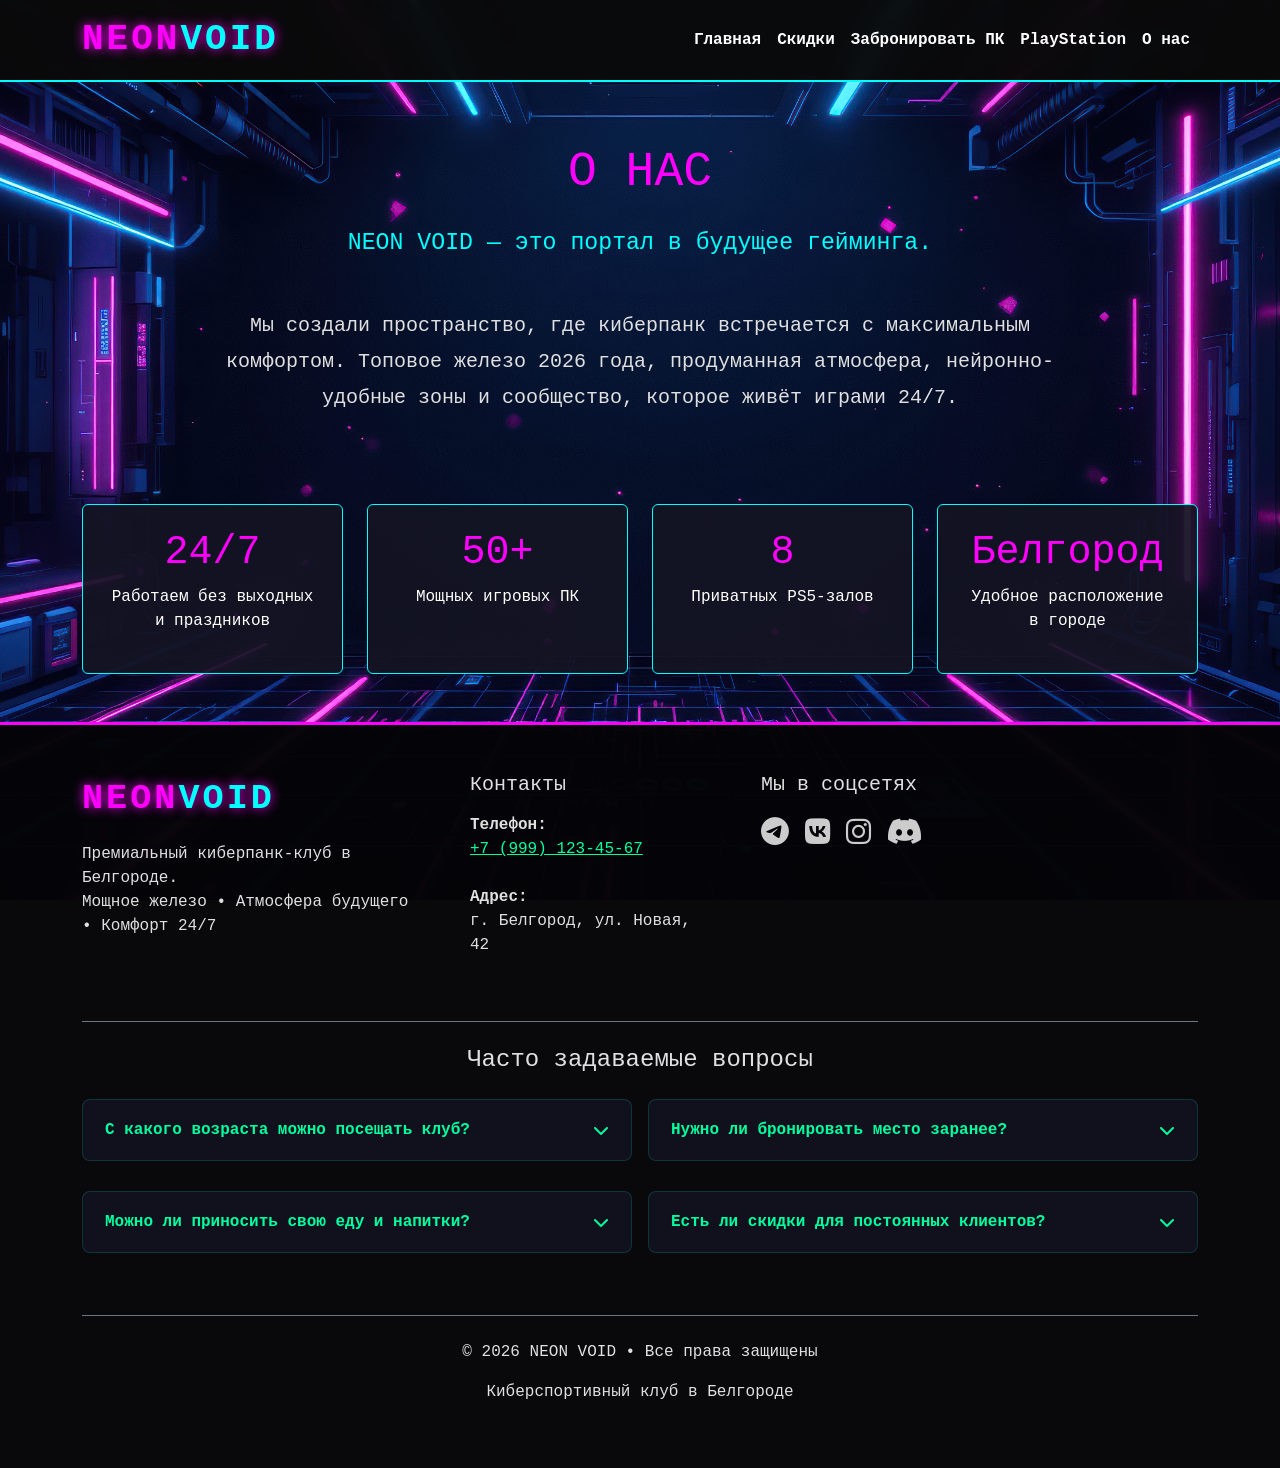
<file: about.html>
<!DOCTYPE html>
<html lang="ru">
<head>
    <meta charset="UTF-8">
    <meta name="viewport" content="width=device-width, initial-scale=1.0">
    <title>NEON VOID | О нас</title>
    
    <!-- Bootstrap 5 -->
    <link href="https://cdn.jsdelivr.net/npm/bootstrap@5.3.3/dist/css/bootstrap.min.css" rel="stylesheet">
    <!-- Font Awesome -->
    <link rel="stylesheet" href="https://cdnjs.cloudflare.com/ajax/libs/font-awesome/6.5.0/css/all.min.css">
    <!-- Кастомные стили -->
    <link rel="stylesheet" href="css/style.css">
</head>
<body>

    <!-- Navbar -->
    <nav class="navbar navbar-expand-lg fixed-top">
        <div class="container">
            <a class="navbar-brand logo glitch" href="index.html">
                NEON<span style="color:var(--neon-cyan)">VOID</span>
            </a>
            <button class="navbar-toggler" type="button" data-bs-toggle="collapse" data-bs-target="#navbarNav">
                <span class="navbar-toggler-icon"></span>
            </button>
            <div class="collapse navbar-collapse" id="navbarNav">
                <ul class="navbar-nav ms-auto">
                    <li class="nav-item"><a class="nav-link text-white" href="index.html">Главная</a></li>
                    <li class="nav-item"><a class="nav-link text-white" href="discounts.html">Скидки</a></li>
                    <li class="nav-item"><a class="nav-link text-white" href="book-pc.html">Забронировать ПК</a></li>
                    <li class="nav-item"><a class="nav-link text-white" href="book-ps.html">PlayStation</a></li>
                    <li class="nav-item"><a class="nav-link text-white" href="about.html">О нас</a></li>
                </ul>
            </div>
        </div>
    </nav>

    <main class="container pt-5 mt-5">
        <section class="py-5">
            <div class="text-center mb-5">
                <h2 class="display-5 mb-4" style="color: var(--neon-pink);">О НАС</h2>
                <p class="lead" style="color: var(--neon-cyan); font-size: 1.45rem;">
                    NEON VOID — это портал в будущее гейминга.
                </p>
            </div>

            <div class="row justify-content-center">
                <div class="col-lg-9">
                    <p class="text-center fs-5" style="line-height: 1.8;">
                        Мы создали пространство, где киберпанк встречается с максимальным комфортом. 
                        Топовое железо 2026 года, продуманная атмосфера, нейронно-удобные зоны и 
                        сообщество, которое живёт играми 24/7.
                    </p>
                </div>
            </div>

            <!-- Статистика -->
            <div class="row text-center g-4 mt-5">
                <div class="col-md-3 col-6">
                    <div class="card h-100 p-4">
                        <h3 style="font-size:2.5rem; color: var(--neon-pink);">24/7</h3>
                        <p style="color: white;">Работаем без выходных и праздников</p>
                    </div>
                </div>
                <div class="col-md-3 col-6">
                    <div class="card h-100 p-4">
                        <h3 style="font-size:2.5rem; color: var(--neon-pink);">50+</h3>
                        <p style="color: white;">Мощных игровых ПК</p>
                    </div>
                </div>
                <div class="col-md-3 col-6">
                    <div class="card h-100 p-4">
                        <h3 style="font-size:2.5rem; color: var(--neon-pink);">8</h3>
                        <p style="color: white;">Приватных PS5-залов</p>
                    </div>
                </div>
                <div class="col-md-3 col-6">
                    <div class="card h-100 p-4">
                        <h3 style="font-size:2.5rem; color: var(--neon-pink);">Белгород</h3>
                        <p style="color: white;">Удобное расположение в городе</p>
                    </div>
                </div>
            </div>
        </section>
    </main>

    <!-- Footer -->
  <footer class="py-5">
        <div class="container">
            <div class="row g-5">
                <div class="col-lg-4">
                    <div class="logo mb-3" style="font-size: 2.2rem;">NEON<span style="color:var(--neon-cyan)">VOID</span></div>
                    <p>Премиальный киберпанк-клуб в Белгороде.<br>Мощное железо • Атмосфера будущего • Комфорт 24/7</p>
                </div>

                <div class="col-lg-3">
                    <h5 class="text-cyan mb-3">Контакты</h5>
                    <p>
                        <strong>Телефон:</strong><br>
                        <a href="tel:+79991234567" style="color:var(--neon-green);">+7 (999) 123-45-67</a><br><br>
                        <strong>Адрес:</strong><br>
                        г. Белгород, ул. Новая, 42
                    </p>
                </div>

                <div class="col-lg-3">
                    <h5 class="text-cyan mb-3">Мы в соцсетях</h5>
                    <div class="social-links d-flex gap-3 fs-3">
                        <a href="t.me/Du1ashka" target="_blank"><i class="fab fa-telegram"></i></a>
                        <a href="https://vk.com/shirai228" target="_blank"><i class="fab fa-vk"></i></a>
                        <a href="https://rutube.ru/video/f818bc5fd13ed3105246bd0343c0d27c/" target="_blank"><i class="fab fa-instagram"></i></a>
                        <a href="https://discordapp.com/users/835805272823038003" target="_blank"><i class="fab fa-discord"></i></a>
                    </div>
                </div>
            </div>

            <!-- FAQ -->
            <div class="footer-faq mt-5 pt-4 border-top border-secondary">
                <h4 class="text-center mb-4">Часто задаваемые вопросы</h4>
                <div class="row g-3">
                    <div class="col-md-6">
                        <div class="faq-item">
                            <div class="faq-question">
                                С какого возраста можно посещать клуб?
                                <i class="fas fa-chevron-down"></i>
                            </div>
                            <div class="faq-answer">Мы рады видеть людей любого возраста :3</div>
                        </div>
                    </div>
                    <div class="col-md-6">
                        <div class="faq-item">
                            <div class="faq-question">
                                Нужно ли бронировать место заранее?
                                <i class="fas fa-chevron-down"></i>
                            </div>
                            <div class="faq-answer">Да, особенно в выходные и вечернее время.</div>
                        </div>
                    </div>
                    <div class="col-md-6">
                        <div class="faq-item">
                            <div class="faq-question">
                                Можно ли приносить свою еду и напитки?
                                <i class="fas fa-chevron-down"></i>
                            </div>
                            <div class="faq-answer">Можно. У нас также работает небольшая зона с напитками, энергетиками и снэками.</div>
                        </div>
                    </div>
                    <div class="col-md-6">
                        <div class="faq-item">
                            <div class="faq-question">
                                Есть ли скидки для постоянных клиентов?
                                <i class="fas fa-chevron-down"></i>
                            </div>
                            <div class="faq-answer">Да. Действует система лояльности и специальные предложения для регулярных посетителей.</div>
                        </div>
                    </div>
                </div>
            </div>

            <div class="text-center mt-5 pt-4 border-top border-secondary">
                <p>&copy; 2026 NEON VOID • Все права защищены</p>
                <p>Киберспортивный клуб в Белгороде</p>
            </div>
        </div>
    </footer>

    <!-- Bootstrap JS -->
    <script src="https://cdn.jsdelivr.net/npm/bootstrap@5.3.3/dist/js/bootstrap.bundle.min.js"></script>

    <!-- FAQ Script -->
    <script>
        document.querySelectorAll('.faq-question').forEach(question => {
            question.addEventListener('click', () => {
                const answer = question.nextElementSibling;
                const faqItem = question.parentElement;
                const isOpen = question.classList.contains('active');

                document.querySelectorAll('.faq-question').forEach(q => {
                    q.classList.remove('active');
                    q.parentElement.classList.remove('active');
                    q.nextElementSibling.classList.remove('show');
                });

                if (!isOpen) {
                    question.classList.add('active');
                    faqItem.classList.add('active');
                    answer.classList.add('show');
                }
            });
        });
    </script>
</body>
</html>
</file>
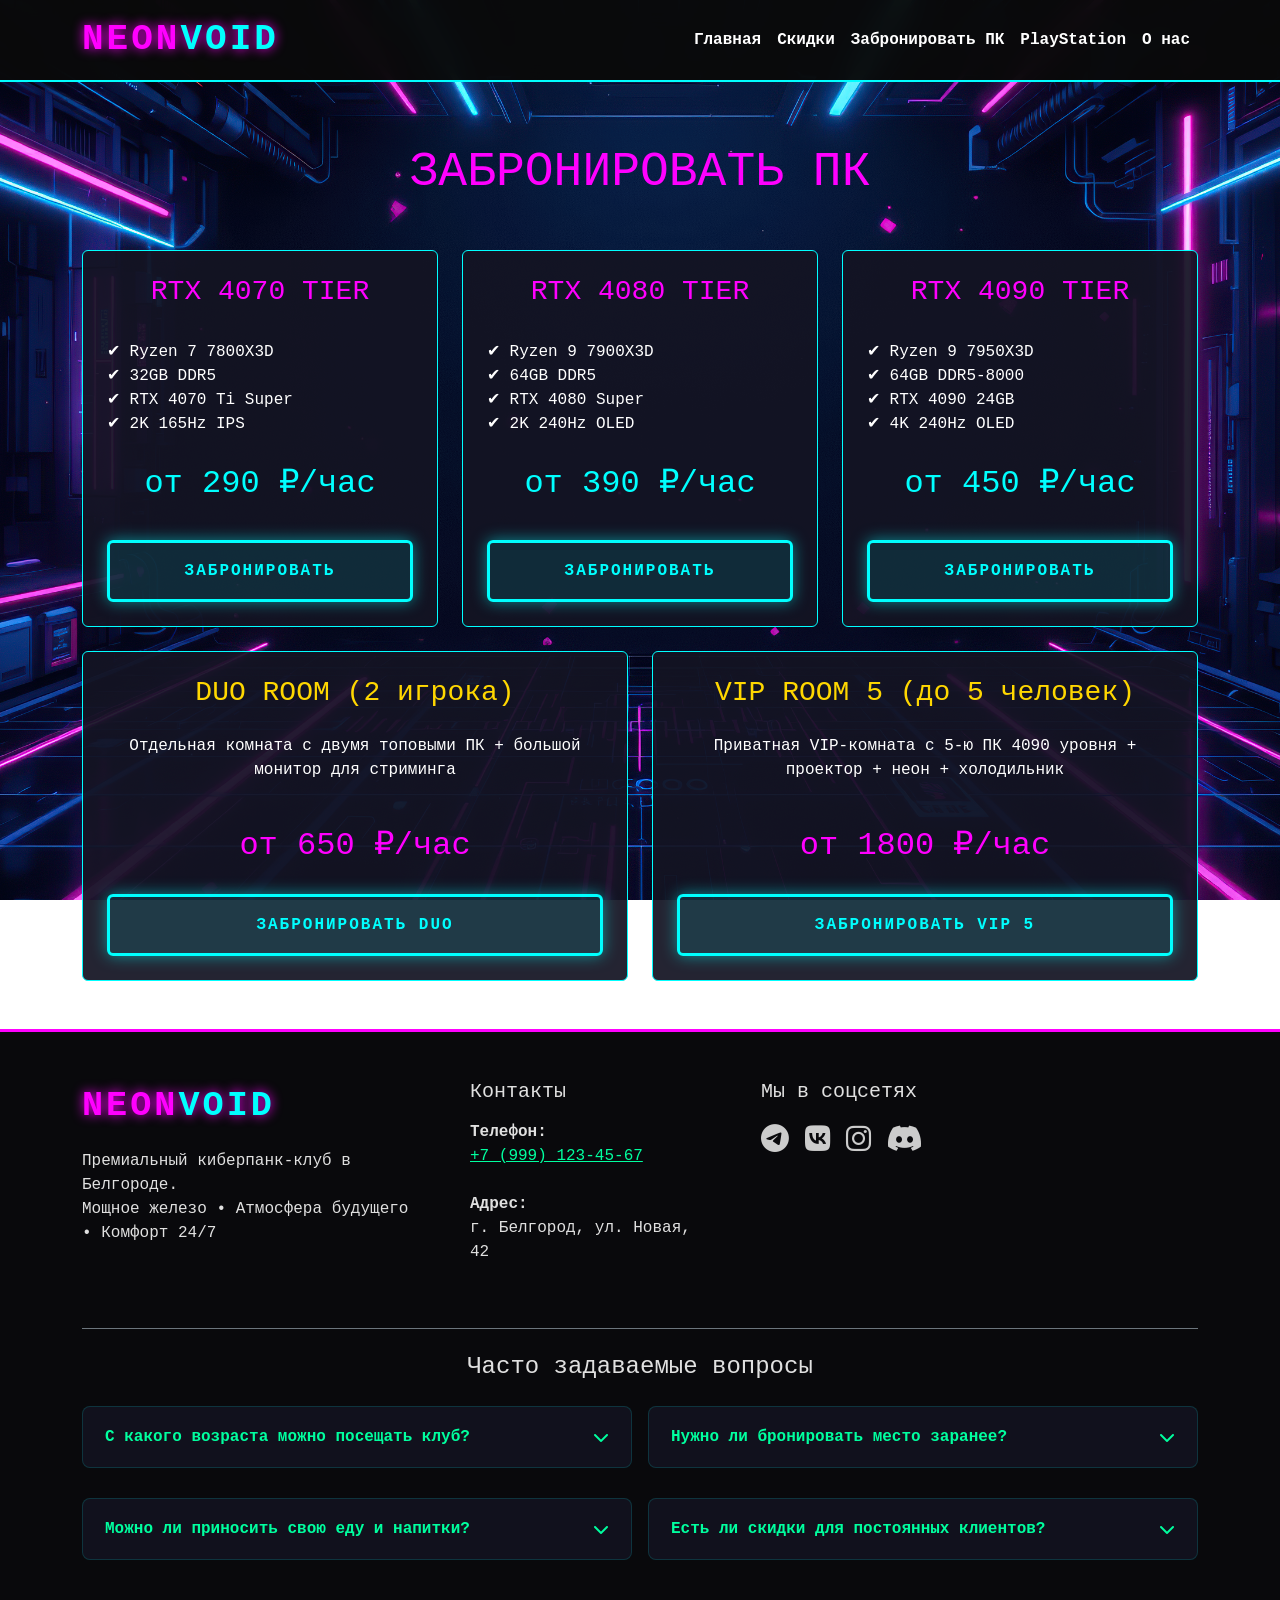
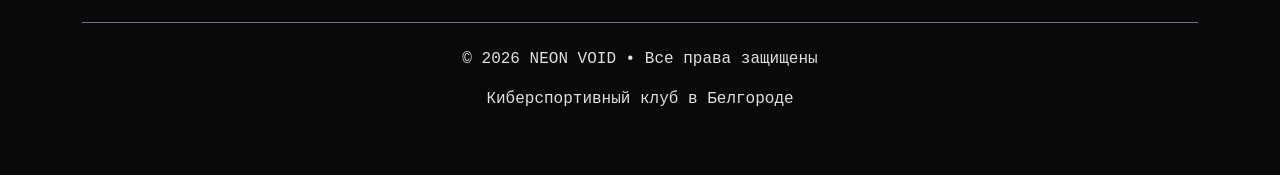
<file: book-pc.html>
<!DOCTYPE html>
<html lang="ru">
<head>
    <meta charset="UTF-8">
    <meta name="viewport" content="width=device-width, initial-scale=1.0">
    <title>NEON VOID | Забронировать ПК</title>
    
    <!-- Bootstrap 5 -->
    <link href="https://cdn.jsdelivr.net/npm/bootstrap@5.3.3/dist/css/bootstrap.min.css" rel="stylesheet">
    <!-- Font Awesome -->
    <link rel="stylesheet" href="https://cdnjs.cloudflare.com/ajax/libs/font-awesome/6.5.0/css/all.min.css">
    <!-- Кастомные стили -->
    <link rel="stylesheet" href="css/style.css">
</head>
<body>

    <!-- Navbar -->
    <nav class="navbar navbar-expand-lg fixed-top">
        <div class="container">
            <a class="navbar-brand logo glitch" href="index.html">
                NEON<span style="color:var(--neon-cyan)">VOID</span>
            </a>
            <button class="navbar-toggler" type="button" data-bs-toggle="collapse" data-bs-target="#navbarNav">
                <span class="navbar-toggler-icon"></span>
            </button>
            <div class="collapse navbar-collapse" id="navbarNav">
                <ul class="navbar-nav ms-auto">
                    <li class="nav-item"><a class="nav-link text-white" href="index.html">Главная</a></li>
                    <li class="nav-item"><a class="nav-link text-white" href="discounts.html">Скидки</a></li>
                    <li class="nav-item"><a class="nav-link text-white" href="book-pc.html">Забронировать ПК</a></li>
                    <li class="nav-item"><a class="nav-link text-white" href="book-ps.html">PlayStation</a></li>
                    <li class="nav-item"><a class="nav-link text-white" href="about.html">О нас</a></li>
                </ul>
            </div>
        </div>
    </nav>

    <main class="container pt-5 mt-5">
        <section class="py-5">
            <h2 class="text-center display-5 mb-5" style="color: var(--neon-pink)">ЗАБРОНИРОВАТЬ ПК</h2>
            
            <div class="row g-4">

                <!-- Одиночные конфигурации -->
                <div class="col-lg-4 col-md-6">
                    <div class="card h-100 p-4 text-center">
                        <h3 style="color: var(--neon-pink)">RTX 4070 TIER</h3>
                        <ul class="list-unstyled mt-4 mb-4 text-start" style="color: white;">
                            <li>✔ Ryzen 7 7800X3D</li>
                            <li>✔ 32GB DDR5</li>
                            <li>✔ RTX 4070 Ti Super</li>
                            <li>✔ 2K 165Hz IPS</li>
                        </ul>
                        <p style="font-size: 2rem; color: var(--neon-cyan);">от 290 ₽/час</p>
                        <a href="#" class="btn btn-neon w-100 mt-3">Забронировать</a>
                    </div>
                </div>

                <div class="col-lg-4 col-md-6">
                    <div class="card h-100 p-4 text-center">
                        <h3 style="color: var(--neon-pink)">RTX 4080 TIER</h3>
                        <ul class="list-unstyled mt-4 mb-4 text-start" style="color: white;">
                            <li>✔ Ryzen 9 7900X3D</li>
                            <li>✔ 64GB DDR5</li>
                            <li>✔ RTX 4080 Super</li>
                            <li>✔ 2K 240Hz OLED</li>
                        </ul>
                        <p style="font-size: 2rem; color: var(--neon-cyan);">от 390 ₽/час</p>
                        <a href="#" class="btn btn-neon w-100 mt-3">Забронировать</a>
                    </div>
                </div>

                <div class="col-lg-4 col-md-6">
                    <div class="card h-100 p-4 text-center">
                        <h3 style="color:  var(--neon-pink)">RTX 4090 TIER</h3>
                        <ul class="list-unstyled mt-4 mb-4 text-start" style="color: white;">
                            <li>✔ Ryzen 9 7950X3D</li>
                            <li>✔ 64GB DDR5-8000</li>
                            <li>✔ RTX 4090 24GB</li>
                            <li>✔ 4K 240Hz OLED</li>
                        </ul>
                        <p style="font-size: 2rem; color: var(--neon-cyan);">от 450 ₽/час</p>
                        <a href="#" class="btn btn-neon w-100 mt-3">Забронировать</a>
                    </div>
                </div>

                <!-- Комнатные варианты -->
                <div class="col-lg-6 col-md-6">
                    <div class="card h-100 p-4 text-center">
                        <h3 style="color:#ffd700">DUO ROOM (2 игрока)</h3>
                        <p class="mt-3" style="color: white;">Отдельная комната с двумя топовыми ПК + большой монитор для стриминга</p>
                        <p style="font-size:2rem; color:var(--neon-pink); margin:1.5rem 0;">от 650 ₽/час</p>
                        <a href="#" class="btn btn-neon w-100">Забронировать DUO</a>
                    </div>
                </div>

                <div class="col-lg-6 col-md-6">
                    <div class="card h-100 p-4 text-center">
                        <h3 style="color:#ffd700">VIP ROOM 5 (до 5 человек)</h3>
                        <p class="mt-3" style="color: white;">Приватная VIP-комната с 5-ю ПК 4090 уровня + проектор + неон + холодильник</p>
                        <p style="font-size:2rem; color:var(--neon-pink); margin:1.5rem 0;">от 1800 ₽/час</p>
                        <a href="#" class="btn btn-neon w-100">Забронировать VIP 5</a>
                    </div>
                </div>

            </div>
        </section>
    </main>

    <!-- Footer -->
  <footer class="py-5">
        <div class="container">
            <div class="row g-5">
                <div class="col-lg-4">
                    <div class="logo mb-3" style="font-size: 2.2rem;">NEON<span style="color:var(--neon-cyan)">VOID</span></div>
                    <p>Премиальный киберпанк-клуб в Белгороде.<br>Мощное железо • Атмосфера будущего • Комфорт 24/7</p>
                </div>

                <div class="col-lg-3">
                    <h5 class="text-cyan mb-3">Контакты</h5>
                    <p>
                        <strong>Телефон:</strong><br>
                        <a href="tel:+79991234567" style="color:var(--neon-green);">+7 (999) 123-45-67</a><br><br>
                        <strong>Адрес:</strong><br>
                        г. Белгород, ул. Новая, 42
                    </p>
                </div>

                <div class="col-lg-3">
                    <h5 class="text-cyan mb-3">Мы в соцсетях</h5>
                    <div class="social-links d-flex gap-3 fs-3">
                        <a href="t.me/Du1ashka" target="_blank"><i class="fab fa-telegram"></i></a>
                        <a href="https://vk.com/shirai228" target="_blank"><i class="fab fa-vk"></i></a>
                        <a href="https://rutube.ru/video/f818bc5fd13ed3105246bd0343c0d27c/" target="_blank"><i class="fab fa-instagram"></i></a>
                        <a href="https://discordapp.com/users/835805272823038003" target="_blank"><i class="fab fa-discord"></i></a>
                    </div>
                </div>
            </div>

            <!-- FAQ -->
            <div class="footer-faq mt-5 pt-4 border-top border-secondary">
                <h4 class="text-center mb-4">Часто задаваемые вопросы</h4>
                <div class="row g-3">
                    <div class="col-md-6">
                        <div class="faq-item">
                            <div class="faq-question">
                                С какого возраста можно посещать клуб?
                                <i class="fas fa-chevron-down"></i>
                            </div>
                            <div class="faq-answer">Мы рады видеть людей любого возраста :3</div>
                        </div>
                    </div>
                    <div class="col-md-6">
                        <div class="faq-item">
                            <div class="faq-question">
                                Нужно ли бронировать место заранее?
                                <i class="fas fa-chevron-down"></i>
                            </div>
                            <div class="faq-answer">Да, особенно в выходные и вечернее время.</div>
                        </div>
                    </div>
                    <div class="col-md-6">
                        <div class="faq-item">
                            <div class="faq-question">
                                Можно ли приносить свою еду и напитки?
                                <i class="fas fa-chevron-down"></i>
                            </div>
                            <div class="faq-answer">Можно. У нас также работает небольшая зона с напитками, энергетиками и снэками.</div>
                        </div>
                    </div>
                    <div class="col-md-6">
                        <div class="faq-item">
                            <div class="faq-question">
                                Есть ли скидки для постоянных клиентов?
                                <i class="fas fa-chevron-down"></i>
                            </div>
                            <div class="faq-answer">Да. Действует система лояльности и специальные предложения для регулярных посетителей.</div>
                        </div>
                    </div>
                </div>
            </div>

            <div class="text-center mt-5 pt-4 border-top border-secondary">
                <p>&copy; 2026 NEON VOID • Все права защищены</p>
                <p>Киберспортивный клуб в Белгороде</p>
            </div>
        </div>
    </footer>

    <!-- Bootstrap JS -->
    <script src="https://cdn.jsdelivr.net/npm/bootstrap@5.3.3/dist/js/bootstrap.bundle.min.js"></script>

    <!-- FAQ Script -->
    <script>
        document.querySelectorAll('.faq-question').forEach(question => {
            question.addEventListener('click', () => {
                const answer = question.nextElementSibling;
                const faqItem = question.parentElement;
                const isOpen = question.classList.contains('active');

                document.querySelectorAll('.faq-question').forEach(q => {
                    q.classList.remove('active');
                    q.parentElement.classList.remove('active');
                    q.nextElementSibling.classList.remove('show');
                });

                if (!isOpen) {
                    question.classList.add('active');
                    faqItem.classList.add('active');
                    answer.classList.add('show');
                }
            });
        });
    </script>
</body>
</html>
</file>
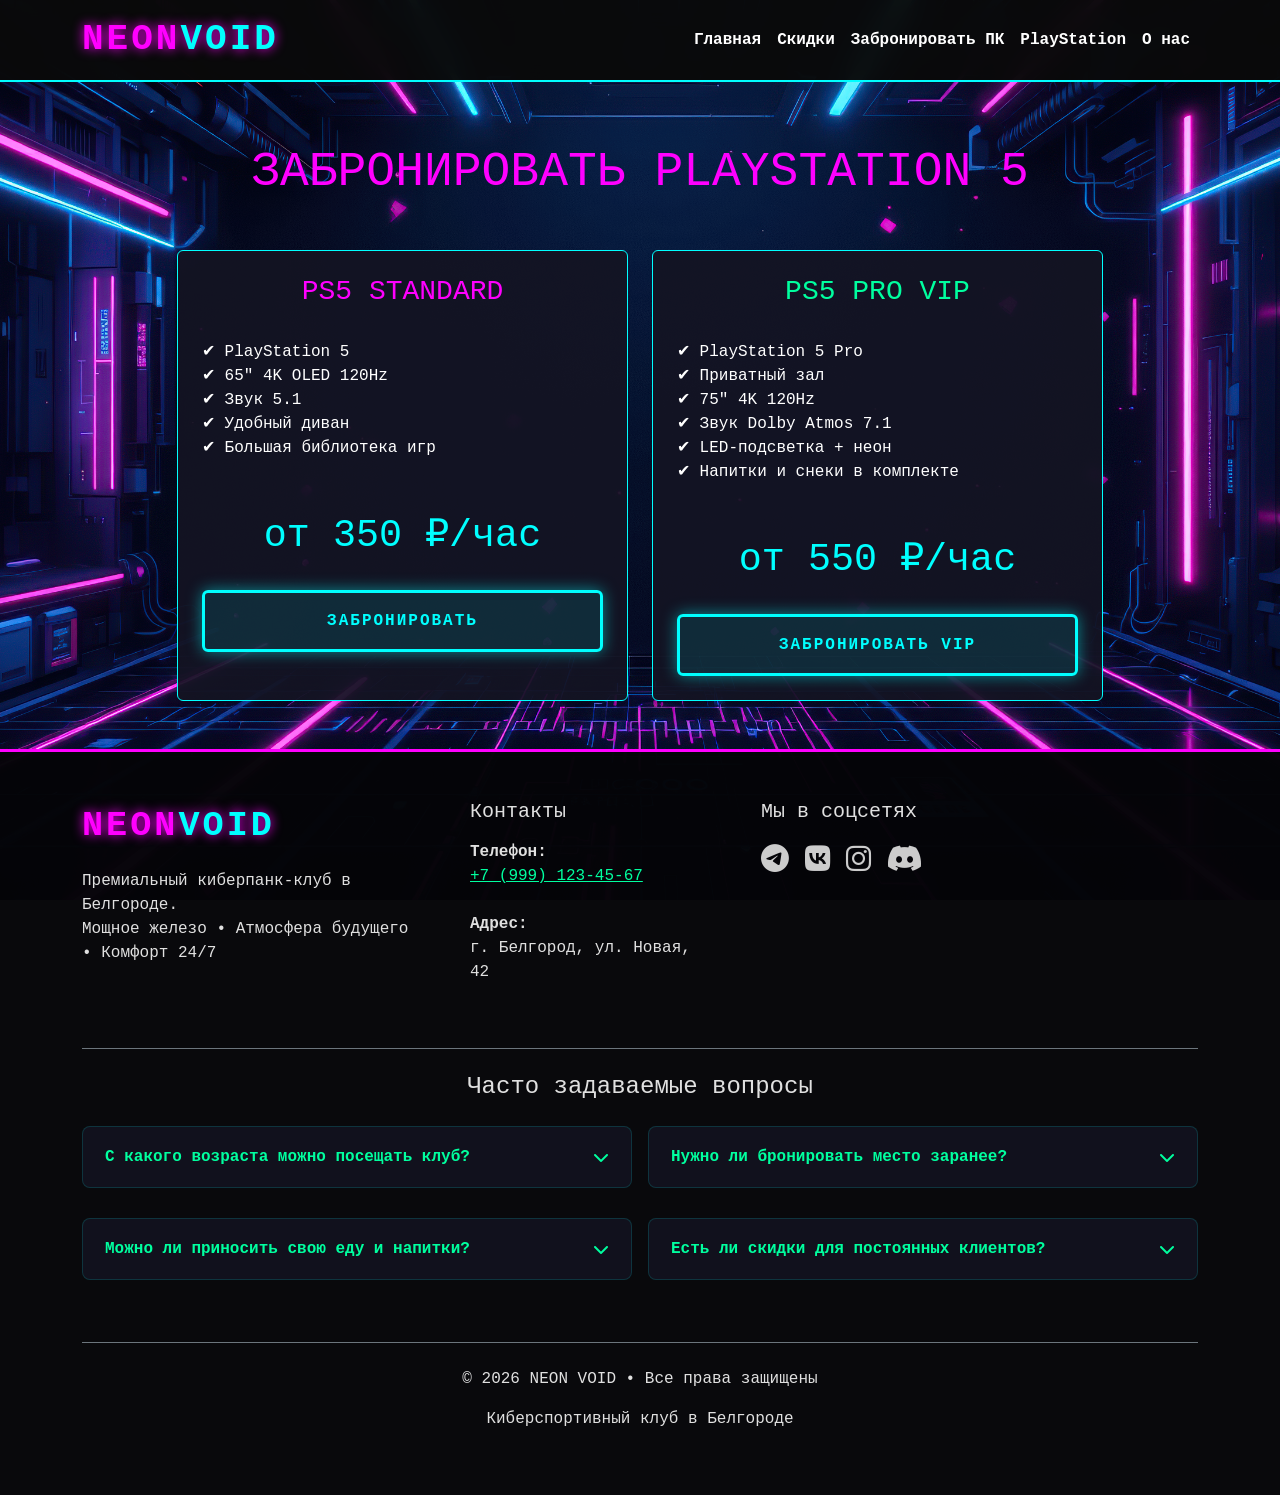
<file: book-ps.html>
<!DOCTYPE html>
<html lang="ru">
<head>
    <meta charset="UTF-8">
    <meta name="viewport" content="width=device-width, initial-scale=1.0">
    <title>NEON VOID | Забронировать PlayStation</title>
    
    <!-- Bootstrap 5 -->
    <link href="https://cdn.jsdelivr.net/npm/bootstrap@5.3.3/dist/css/bootstrap.min.css" rel="stylesheet">
    <!-- Font Awesome -->
    <link rel="stylesheet" href="https://cdnjs.cloudflare.com/ajax/libs/font-awesome/6.5.0/css/all.min.css">
    <!-- Кастомные стили -->
    <link rel="stylesheet" href="css/style.css">
</head>
<body>

    <!-- Navbar -->
    <nav class="navbar navbar-expand-lg fixed-top">
        <div class="container">
            <a class="navbar-brand logo glitch" href="index.html">
                NEON<span style="color:var(--neon-cyan)">VOID</span>
            </a>
            <button class="navbar-toggler" type="button" data-bs-toggle="collapse" data-bs-target="#navbarNav">
                <span class="navbar-toggler-icon"></span>
            </button>
            <div class="collapse navbar-collapse" id="navbarNav">
                <ul class="navbar-nav ms-auto">
                    <li class="nav-item"><a class="nav-link text-white" href="index.html">Главная</a></li>
                    <li class="nav-item"><a class="nav-link text-white" href="discounts.html">Скидки</a></li>
                    <li class="nav-item"><a class="nav-link text-white" href="book-pc.html">Забронировать ПК</a></li>
                    <li class="nav-item"><a class="nav-link text-white" href="book-ps.html">PlayStation</a></li>
                    <li class="nav-item"><a class="nav-link text-white" href="about.html">О нас</a></li>
                </ul>
            </div>
        </div>
    </nav>

    <main class="container pt-5 mt-5">
        <section class="py-5">
            <h2 class="text-center display-5 mb-5" style="color: var(--neon-pink);">ЗАБРОНИРОВАТЬ PLAYSTATION 5</h2>
            
            <div class="row g-4 justify-content-center">
                <!-- PS5 Standard -->
                <div class="col-lg-5 col-md-6">
                    <div class="card h-100 p-4 text-center">
                        <h3 style="color: var(--neon-pink);">PS5 STANDARD</h3>
                        <ul class="list-unstyled mt-4 mb-4 text-start" style="color: white;">
                            <li>✔ PlayStation 5</li>
                            <li>✔ 65" 4K OLED 120Hz</li>
                            <li>✔ Звук 5.1</li>
                            <li>✔ Удобный диван</li>
                            <li>✔ Большая библиотека игр</li>
                        </ul>
                        <p style="font-size: 2.4rem; color: var(--neon-cyan); margin: 1.5rem 0;">от 350 ₽/час</p>
                        <a href="#" class="btn btn-neon w-100">Забронировать</a>
                    </div>
                </div>

                <!-- PS5 PRO VIP -->
                <div class="col-lg-5 col-md-6">
                    <div class="card h-100 p-4 text-center">
                        <h3 style="color: var(--neon-green);">PS5 PRO VIP</h3>
                        <ul class="list-unstyled mt-4 mb-4 text-start" style="color: white;">
                            <li>✔ PlayStation 5 Pro</li>
                            <li>✔ Приватный зал</li>
                            <li>✔ 75" 4K 120Hz</li>
                            <li>✔ Звук Dolby Atmos 7.1</li>
                            <li>✔ LED-подсветка + неон</li>
                            <li>✔ Напитки и снеки в комплекте</li>
                        </ul>
                        <p style="font-size: 2.4rem; color: var(--neon-cyan); margin: 1.5rem 0;">от 550 ₽/час</p>
                        <a href="#" class="btn btn-neon w-100">Забронировать VIP</a>
                    </div>
                </div>
            </div>
        </section>
    </main>

    <!-- Footer -->
  <footer class="py-5">
        <div class="container">
            <div class="row g-5">
                <div class="col-lg-4">
                    <div class="logo mb-3" style="font-size: 2.2rem;">NEON<span style="color:var(--neon-cyan)">VOID</span></div>
                    <p>Премиальный киберпанк-клуб в Белгороде.<br>Мощное железо • Атмосфера будущего • Комфорт 24/7</p>
                </div>

                <div class="col-lg-3">
                    <h5 class="text-cyan mb-3">Контакты</h5>
                    <p>
                        <strong>Телефон:</strong><br>
                        <a href="tel:+79991234567" style="color:var(--neon-green);">+7 (999) 123-45-67</a><br><br>
                        <strong>Адрес:</strong><br>
                        г. Белгород, ул. Новая, 42
                    </p>
                </div>

                <div class="col-lg-3">
                    <h5 class="text-cyan mb-3">Мы в соцсетях</h5>
                    <div class="social-links d-flex gap-3 fs-3">
                        <a href="t.me/Du1ashka" target="_blank"><i class="fab fa-telegram"></i></a>
                        <a href="https://vk.com/shirai228" target="_blank"><i class="fab fa-vk"></i></a>
                        <a href="https://rutube.ru/video/f818bc5fd13ed3105246bd0343c0d27c/" target="_blank"><i class="fab fa-instagram"></i></a>
                        <a href="https://discordapp.com/users/835805272823038003" target="_blank"><i class="fab fa-discord"></i></a>
                    </div>
                </div>
            </div>

            <!-- FAQ -->
            <div class="footer-faq mt-5 pt-4 border-top border-secondary">
                <h4 class="text-center mb-4">Часто задаваемые вопросы</h4>
                <div class="row g-3">
                    <div class="col-md-6">
                        <div class="faq-item">
                            <div class="faq-question">
                                С какого возраста можно посещать клуб?
                                <i class="fas fa-chevron-down"></i>
                            </div>
                            <div class="faq-answer">Мы рады видеть людей любого возраста :3</div>
                        </div>
                    </div>
                    <div class="col-md-6">
                        <div class="faq-item">
                            <div class="faq-question">
                                Нужно ли бронировать место заранее?
                                <i class="fas fa-chevron-down"></i>
                            </div>
                            <div class="faq-answer">Да, особенно в выходные и вечернее время.</div>
                        </div>
                    </div>
                    <div class="col-md-6">
                        <div class="faq-item">
                            <div class="faq-question">
                                Можно ли приносить свою еду и напитки?
                                <i class="fas fa-chevron-down"></i>
                            </div>
                            <div class="faq-answer">Можно. У нас также работает небольшая зона с напитками, энергетиками и снэками.</div>
                        </div>
                    </div>
                    <div class="col-md-6">
                        <div class="faq-item">
                            <div class="faq-question">
                                Есть ли скидки для постоянных клиентов?
                                <i class="fas fa-chevron-down"></i>
                            </div>
                            <div class="faq-answer">Да. Действует система лояльности и специальные предложения для регулярных посетителей.</div>
                        </div>
                    </div>
                </div>
            </div>

            <div class="text-center mt-5 pt-4 border-top border-secondary">
                <p>&copy; 2026 NEON VOID • Все права защищены</p>
                <p>Киберспортивный клуб в Белгороде</p>
            </div>
        </div>
    </footer>

    <!-- Bootstrap JS -->
    <script src="https://cdn.jsdelivr.net/npm/bootstrap@5.3.3/dist/js/bootstrap.bundle.min.js"></script>

    <!-- FAQ Script -->
    <script>
        document.querySelectorAll('.faq-question').forEach(question => {
            question.addEventListener('click', () => {
                const answer = question.nextElementSibling;
                const faqItem = question.parentElement;
                const isOpen = question.classList.contains('active');

                document.querySelectorAll('.faq-question').forEach(q => {
                    q.classList.remove('active');
                    q.parentElement.classList.remove('active');
                    q.nextElementSibling.classList.remove('show');
                });

                if (!isOpen) {
                    question.classList.add('active');
                    faqItem.classList.add('active');
                    answer.classList.add('show');
                }
            });
        });
    </script>
</body>
</html>
</file>
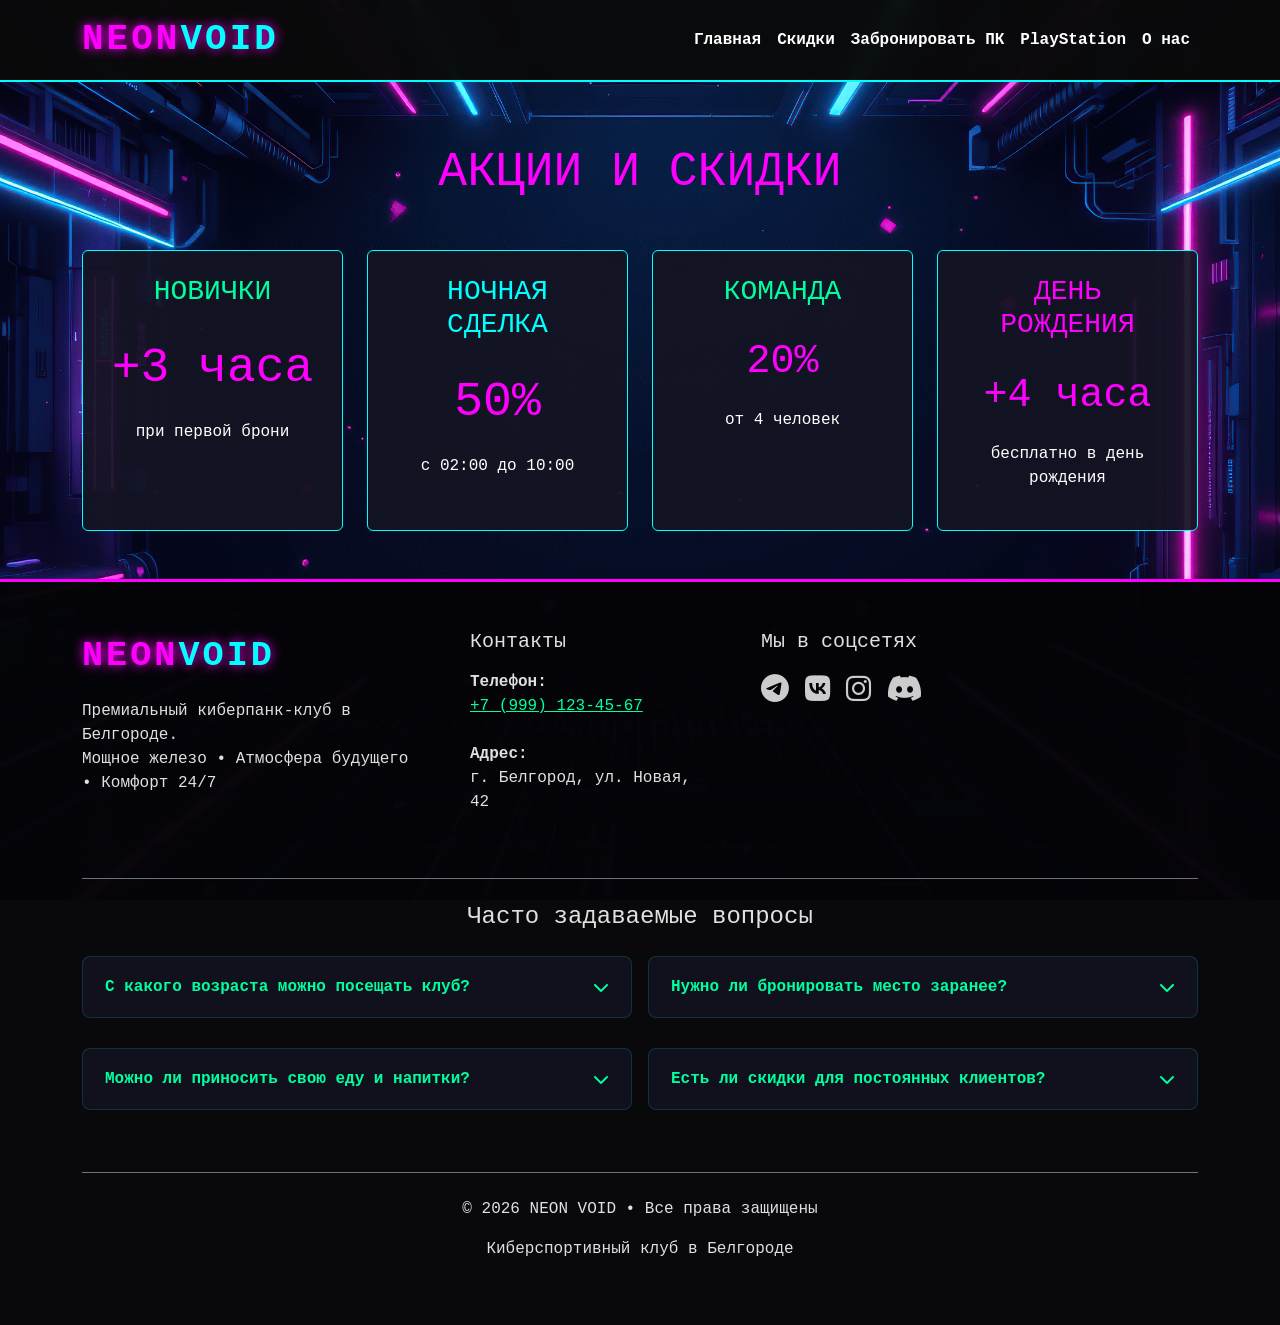
<file: discounts.html>
<!DOCTYPE html>
<html lang="ru">
<head>
    <meta charset="UTF-8">
    <meta name="viewport" content="width=device-width, initial-scale=1.0">
    <title>NEON VOID | Скидки</title>
    
    <!-- Bootstrap 5 -->
    <link href="https://cdn.jsdelivr.net/npm/bootstrap@5.3.3/dist/css/bootstrap.min.css" rel="stylesheet">
    <!-- Font Awesome -->
    <link rel="stylesheet" href="https://cdnjs.cloudflare.com/ajax/libs/font-awesome/6.5.0/css/all.min.css">
    <!-- Кастомные стили -->
    <link rel="stylesheet" href="css/style.css">
</head>
<body>

    <!-- Navbar -->
    <nav class="navbar navbar-expand-lg fixed-top">
        <div class="container">
            <a class="navbar-brand logo glitch" href="index.html">
                NEON<span style="color:var(--neon-cyan)">VOID</span>
            </a>
            <button class="navbar-toggler" type="button" data-bs-toggle="collapse" data-bs-target="#navbarNav">
                <span class="navbar-toggler-icon"></span>
            </button>
            <div class="collapse navbar-collapse" id="navbarNav">
                <ul class="navbar-nav ms-auto">
                    <li class="nav-item"><a class="nav-link text-white" href="index.html">Главная</a></li>
                    <li class="nav-item"><a class="nav-link text-white" href="discounts.html">Скидки</a></li>
                    <li class="nav-item"><a class="nav-link text-white" href="book-pc.html">Забронировать ПК</a></li>
                    <li class="nav-item"><a class="nav-link text-white" href="book-ps.html">PlayStation</a></li>
                    <li class="nav-item"><a class="nav-link text-white" href="about.html">О нас</a></li>
                </ul>
            </div>
        </div>
    </nav>

    <main class="container pt-5 mt-5">
        <section class="py-5">
            <h2 class="text-center display-5 mb-5" style="color: var(--neon-pink);">АКЦИИ И СКИДКИ</h2>
            
            <div class="row g-4">
                <!-- Карточка 1 -->
                <div class="col-lg-3 col-md-6">
                    <div class="card h-100 text-center p-4">
                        <h3 style="color: var(--neon-green);">НОВИЧКИ</h3>
                        <p style="font-size: 3rem; color: var(--neon-pink); margin: 1rem 0;">+3 часа</p>
                        <p style="color: white;">при первой брони</p>
                    </div>
                </div>
                
                <!-- Карточка 2 -->
                <div class="col-lg-3 col-md-6">
                    <div class="card h-100 text-center p-4">
                        <h3 style="color: var(--neon-cyan);">НОЧНАЯ СДЕЛКА</h3>
                        <p style="font-size: 3rem; color: var(--neon-pink); margin: 1rem 0;">50%</p>
                        <p style="color: white;">с 02:00 до 10:00</p>
                    </div>
                </div>
                
                <!-- Карточка 3 -->
                <div class="col-lg-3 col-md-6">
                    <div class="card h-100 text-center p-4">
                        <h3 style="color: var(--neon-green);">КОМАНДА</h3>
                        <p style="font-size: 2.5rem; color: var(--neon-pink); margin: 1rem 0;">20%</p>
                        <p style="color: white;">от 4 человек</p>
                    </div>
                </div>
                
                <!-- Карточка 4 -->
                <div class="col-lg-3 col-md-6">
                    <div class="card h-100 text-center p-4">
                        <h3 style="color: var(--neon-pink);">ДЕНЬ РОЖДЕНИЯ</h3>
                        <p style="font-size: 2.5rem; color: var(--neon-pink); margin: 1rem 0;">+4 часа</p>
                        <p style="color: white;">бесплатно в день рождения</p>
                    </div>
                </div>
            </div>
        </section>
    </main>

    <!-- Footer -->
  <footer class="py-5">
        <div class="container">
            <div class="row g-5">
                <div class="col-lg-4">
                    <div class="logo mb-3" style="font-size: 2.2rem;">NEON<span style="color:var(--neon-cyan)">VOID</span></div>
                    <p>Премиальный киберпанк-клуб в Белгороде.<br>Мощное железо • Атмосфера будущего • Комфорт 24/7</p>
                </div>

                <div class="col-lg-3">
                    <h5 class="text-cyan mb-3">Контакты</h5>
                    <p>
                        <strong>Телефон:</strong><br>
                        <a href="tel:+79991234567" style="color:var(--neon-green);">+7 (999) 123-45-67</a><br><br>
                        <strong>Адрес:</strong><br>
                        г. Белгород, ул. Новая, 42
                    </p>
                </div>

                <div class="col-lg-3">
                    <h5 class="text-cyan mb-3">Мы в соцсетях</h5>
                    <div class="social-links d-flex gap-3 fs-3">
                        <a href="t.me/Du1ashka" target="_blank"><i class="fab fa-telegram"></i></a>
                        <a href="https://vk.com/shirai228" target="_blank"><i class="fab fa-vk"></i></a>
                        <a href="https://rutube.ru/video/f818bc5fd13ed3105246bd0343c0d27c/" target="_blank"><i class="fab fa-instagram"></i></a>
                        <a href="https://discordapp.com/users/835805272823038003" target="_blank"><i class="fab fa-discord"></i></a>
                    </div>
                </div>
            </div>

            <!-- FAQ -->
            <div class="footer-faq mt-5 pt-4 border-top border-secondary">
                <h4 class="text-center mb-4">Часто задаваемые вопросы</h4>
                <div class="row g-3">
                    <div class="col-md-6">
                        <div class="faq-item">
                            <div class="faq-question">
                                С какого возраста можно посещать клуб?
                                <i class="fas fa-chevron-down"></i>
                            </div>
                            <div class="faq-answer">Мы рады видеть людей любого возраста :3</div>
                        </div>
                    </div>
                    <div class="col-md-6">
                        <div class="faq-item">
                            <div class="faq-question">
                                Нужно ли бронировать место заранее?
                                <i class="fas fa-chevron-down"></i>
                            </div>
                            <div class="faq-answer">Да, особенно в выходные и вечернее время.</div>
                        </div>
                    </div>
                    <div class="col-md-6">
                        <div class="faq-item">
                            <div class="faq-question">
                                Можно ли приносить свою еду и напитки?
                                <i class="fas fa-chevron-down"></i>
                            </div>
                            <div class="faq-answer">Можно. У нас также работает небольшая зона с напитками, энергетиками и снэками.</div>
                        </div>
                    </div>
                    <div class="col-md-6">
                        <div class="faq-item">
                            <div class="faq-question">
                                Есть ли скидки для постоянных клиентов?
                                <i class="fas fa-chevron-down"></i>
                            </div>
                            <div class="faq-answer">Да. Действует система лояльности и специальные предложения для регулярных посетителей.</div>
                        </div>
                    </div>
                </div>
            </div>

            <div class="text-center mt-5 pt-4 border-top border-secondary">
                <p>&copy; 2026 NEON VOID • Все права защищены</p>
                <p>Киберспортивный клуб в Белгороде</p>
            </div>
        </div>
    </footer>

    <!-- Bootstrap JS -->
    <script src="https://cdn.jsdelivr.net/npm/bootstrap@5.3.3/dist/js/bootstrap.bundle.min.js"></script>

    <!-- FAQ Script -->
    <script>
        document.querySelectorAll('.faq-question').forEach(question => {
            question.addEventListener('click', () => {
                const answer = question.nextElementSibling;
                const faqItem = question.parentElement;
                const isOpen = question.classList.contains('active');

                document.querySelectorAll('.faq-question').forEach(q => {
                    q.classList.remove('active');
                    q.parentElement.classList.remove('active');
                    q.nextElementSibling.classList.remove('show');
                });

                if (!isOpen) {
                    question.classList.add('active');
                    faqItem.classList.add('active');
                    answer.classList.add('show');
                }
            });
        });
    </script>
</body>
</html>
</file>
<file: css/style.css>
:root {
    --neon-pink: #ff00ff;
    --neon-cyan: #00ffff;
    --neon-green: #00ff9f;
}

/* ====================== ОСНОВНЫЕ СТИЛИ ====================== */
body {
    font-family: 'Courier New', monospace;
    color: #e0e0e0;
    background: url('../assets/background.jpg') fixed center/cover;
    min-height: 100vh;
}

/* ====================== NAVBAR ====================== */
.navbar {
    background: rgba(10, 10, 10, 0.96) !important;
    backdrop-filter: blur(12px);
    border-bottom: 2px solid var(--neon-cyan);
}

.logo {
    font-size: 2.25rem;
    font-weight: bold;
    color: var(--neon-pink);
    text-shadow: 0 0 12px var(--neon-pink);
    letter-spacing: 3px;
}

/* ====================== КНОПКИ ====================== */
.btn-neon {
    border: 3px solid var(--neon-cyan);
    color: var(--neon-cyan);
    background: rgba(0, 255, 255, 0.1);     /* Полупрозрачный фон */
    font-weight: bold;
    text-transform: uppercase;
    letter-spacing: 2px;
    padding: 16px 40px;
    transition: all 0.4s ease;
    box-shadow: 0 0 15px rgba(0, 255, 255, 0.5);
}

.btn-neon:hover {
    background: var(--neon-cyan);
    color: #000;
    box-shadow: 0 0 40px var(--neon-cyan);
    transform: translateY(-5px);
}

/* ====================== КАРТОЧКИ ====================== */
.card {
    background: rgba(20, 20, 35, 0.93) !important;
    border: 1px solid var(--neon-cyan) !important;
    transition: all 0.4s ease;
}

.card:hover {
    transform: translateY(-12px);
    box-shadow: 0 0 40px rgba(0, 255, 255, 0.5) !important;
}

/* ====================== HERO ====================== */
.hero {
    height: 100vh;
    background: url('../assets/hero.jpg') center/cover no-repeat !important;
    display: flex;
    align-items: center;
    justify-content: center;
    text-align: center;
    position: relative;
}


/* ====================== ГАЛЕРЕЯ ====================== */
.photo-full {
    width: 100%;
    max-width: 1100px;
    height: 520px;
    object-fit: cover;
    border: 2px solid var(--neon-cyan);
    margin: 3rem auto;
    border-radius: 8px;
    display: block;
    box-shadow: 0 0 25px rgba(0, 255, 255, 0.4);
}

.photo-small {
    width: 100%;
    height: 280px;
    object-fit: cover;
    border: 2px solid var(--neon-pink);
    border-radius: 8px;
    transition: all 0.4s;
}

.photo-small:hover {
    transform: scale(1.04);
    box-shadow: 0 0 30px rgba(255, 0, 255, 0.5);
}

.split-gallery {
    display: grid;
    grid-template-columns: 1fr 1fr;
    gap: 1.5rem;
}

/* ====================== FOOTER ====================== */
footer {
    background: rgba(5, 5, 8, 0.98);
    border-top: 3px solid var(--neon-pink);
}

.footer-container {
    max-width: 1400px;
    margin: 0 auto;
}

.footer-col h3 {
    color: var(--neon-cyan);
    margin-bottom: 1.2rem;
}

.social-links {
    display: flex;
    gap: 15px;
    margin-top: 15px;
}

.social-links a {
    font-size: 1.8rem;
    color: #ccc;
}

.social-links a:hover {
    color: var(--neon-green);
    transform: translateY(-3px);
}

/* ====================== FAQ АККОРДЕОН ====================== */
.faq-item {
    margin-bottom: 14px;
    background: rgba(20, 20, 35, 0.75);
    border-radius: 8px;
    overflow: hidden;
    border: 1px solid rgba(0, 255, 255, 0.15);
}

.faq-question {
    padding: 18px 22px;
    cursor: pointer;
    display: flex;
    justify-content: space-between;
    align-items: center;
    font-weight: bold;
    color: var(--neon-green);
}

.faq-question:hover {
    background: rgba(30, 30, 55, 0.9);
}

.faq-answer {
    padding: 0 22px;
    max-height: 0;
    overflow: hidden;
    transition: all 0.45s cubic-bezier(0.4, 0, 0.2, 1);
    color: #ddd;
}

.faq-answer.show {
    padding-bottom: 22px;
    max-height: 300px;
}

.faq-question i {
    transition: transform 0.4s ease;
}

.faq-question.active i {
    transform: rotate(180deg);
}

.faq-item.active {
    box-shadow: 0 0 20px rgba(0, 255, 150, 0.3);
}

/* ====================== АДАПТИВНОСТЬ ====================== */
@media (max-width: 768px) {
    .logo {
        font-size: 1.8rem;
    }
    
    .hero h1 {
        font-size: 3.2rem;
    }
    
    .photo-full {
        height: 380px;
    }
}

.glitch {
    animation: glitch 2s infinite;
}

@keyframes glitch {
    0% { text-shadow: 2px 0 #ff00ff, -2px 0 #00ffff; }
    20% { text-shadow: -2px 0 #ff00ff, 2px 0 #00ffff; }
    40% { text-shadow: 2px 0 #ff00ff, -2px 0 #00ffff; }
}

.logo.glitch {
    position: relative;
    animation: glitch 2s infinite linear alternate;
    display: inline-block;
    color: var(--neon-pink) !important;
}

@keyframes glitch {
    0%   { text-shadow: 3px 0 var(--neon-pink), -3px 0 var(--neon-cyan); }
    20%  { text-shadow: -3px 0 var(--neon-pink), 3px 0 var(--neon-cyan); }
    40%  { text-shadow: 3px 0 var(--neon-pink), -3px 0 var(--neon-cyan); }
}

/* ====================== АНИМАЦИЯ ССЫЛОК В NAVBAR ====================== */
.navbar-nav .nav-link {
    color: #fff !important;
    position: relative;
    font-weight: bold;
    transition: color 0.3s;
}

.navbar-nav .nav-link:hover {
    color: var(--neon-cyan) !important;
}

.navbar-nav .nav-link::after {
    content: '';
    position: absolute;
    width: 0;
    height: 2px;
    bottom: -4px;
    left: 50%;
    background: linear-gradient(to right, var(--neon-pink), var(--neon-cyan));
    transition: all 0.4s ease;
    transform: translateX(-50%);
}

.navbar-nav .nav-link:hover::after {
    width: 100%;
    left: 0;
    transform: translateX(0);
}

/* Glitch для логотипа */
.logo.glitch {
    position: relative;
    animation: glitch 2s infinite linear alternate;
    display: inline-block;
}

@keyframes glitch {
    0%   { text-shadow: 3px 0 var(--neon-pink), -3px 0 var(--neon-cyan); }
    20%  { text-shadow: -3px 0 var(--neon-pink), 3px 0 var(--neon-cyan); }
    40%  { text-shadow: 3px 0 var(--neon-pink), -3px 0 var(--neon-cyan); }
    60%  { text-shadow: -4px 0 var(--neon-pink), 4px 0 var(--neon-cyan); }
    80%  { text-shadow: 4px 0 var(--neon-pink), -4px 0 var(--neon-cyan); }
    100% { text-shadow: 3px 0 var(--neon-pink), -3px 0 var(--neon-cyan); }
}
</file>
